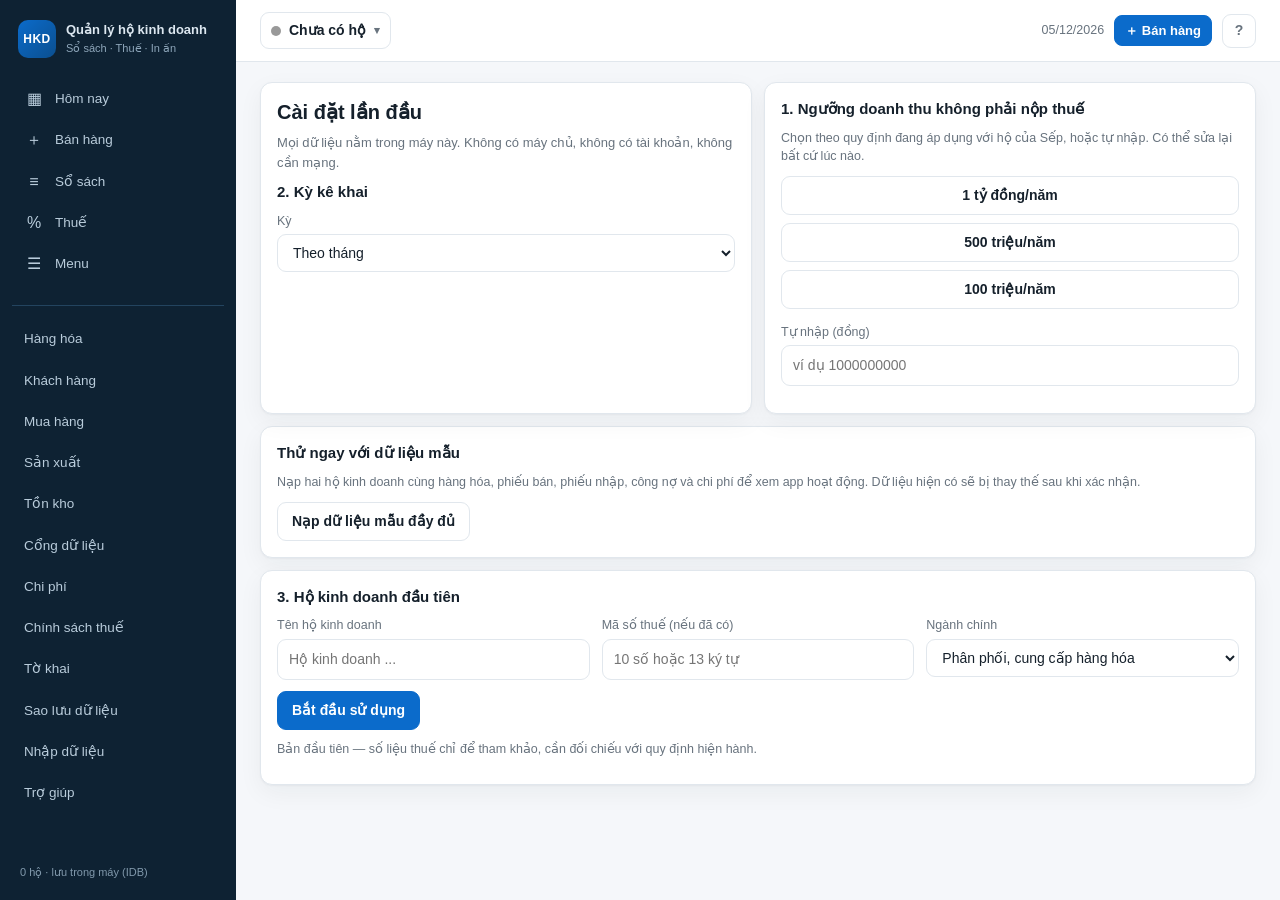
<file: index.html>
<!doctype html>
<html lang="vi">
<head>
<meta charset="utf-8">
<meta name="viewport" content="width=device-width, initial-scale=1">
<meta name="theme-color" content="#0b6bcb">
<title>Quản lý hộ kinh doanh</title>
<link rel="stylesheet" href="css/style.css">
</head>
<body>

<div class="shell">
  <aside class="side">
    <div class="brand">
      <span class="mark">HKD</span>
      <div><b>Quản lý hộ kinh doanh</b><small>Sổ sách · Thuế · In ấn</small></div>
    </div>

    <nav id="tabs" aria-label="Chức năng chính">
      <button class="tab on" data-route="home"><span>▦</span>Hôm nay</button>
      <button class="tab" data-route="sell"><span>＋</span>Bán hàng</button>
      <button class="tab" data-route="book"><span>≡</span>Sổ sách</button>
      <button class="tab" data-route="tax"><span>%</span>Thuế</button>
      <button class="tab" data-route="menu"><span>☰</span>Menu</button>
    </nav>

    <nav id="more" aria-label="Khác">
      <button data-act="route" data-route="products">Hàng hóa</button>
      <button data-act="route" data-route="customers">Khách hàng</button>
      <button data-act="route" data-route="purchases">Mua hàng</button>
      <button data-act="route" data-route="production">Sản xuất</button>
      <button data-act="route" data-route="stock">Tồn kho</button>
      <button data-act="route" data-route="data">Cổng dữ liệu</button>
      <button data-act="route" data-route="expenses">Chi phí</button>
      <button data-act="route" data-route="policy">Chính sách thuế</button>
      <button data-act="route" data-route="declaration">Tờ khai</button>
      <button data-act="backup">Sao lưu dữ liệu</button>
      <button data-act="restore">Nhập dữ liệu</button>
      <button data-act="help">Trợ giúp</button>
    </nav>

    <div class="side-foot" id="sideFoot">Dữ liệu lưu trong máy này</div>
  </aside>

  <div class="main">
    <header id="top">
      <button class="hh" data-act="switchHH">
        <span class="dot" id="hhDot"></span>
        <span id="hhName">Chưa có hộ</span>
        <span class="car">▾</span>
      </button>
      <div class="sp"></div>
      <span class="today" id="today"></span>
      <button class="btn primary sm" data-act="route" data-route="sell">＋ Bán hàng</button>
      <button class="icon" data-act="help" aria-label="Trợ giúp">?</button>
    </header>

    <main id="app"></main>
  </div>
</div>

<div id="sheet"><div id="sheetBox"></div></div>
<div id="print"></div>
<div id="toast"></div>

<script src="js/core.js"></script>
<script src="js/views.js"></script>
<script src="js/actions.js"></script>
</body>
</html>
</file>
<file: css/style.css>
/* Quản lý hộ kinh doanh — bố cục ưu tiên máy tính, có dự phòng trên điện thoại. */

:root{
  --bg:#f5f7fa; --card:#fff; --line:#e1e7ed; --text:#15202b; --muted:#68737e;
  --main:#0b6bcb; --main-dark:#174a73; --main-soft:#e8f1fb;
  --ok:#1a8f4c; --warn:#a86400; --warn-soft:#fff5e5;
  --bad:#c0272d; --bad-soft:#fdeceb; --side:236px; --r:12px;
  --shadow:0 1px 2px rgba(16,32,48,.04),0 8px 24px rgba(16,32,48,.05);
}
*{box-sizing:border-box;-webkit-tap-highlight-color:transparent}
html,body{height:100%;margin:0}
body{background:var(--bg);color:var(--text);
  font:14px/1.5 -apple-system,BlinkMacSystemFont,"Segoe UI",Roboto,"Helvetica Neue",Arial,sans-serif;
  -webkit-font-smoothing:antialiased;-moz-osx-font-smoothing:grayscale}
h1,h2,h3{margin:0 0 8px;font-weight:650;line-height:1.3}
h2{font-size:20px}
h3{font-size:15px}
p{margin:0 0 10px}
a{color:var(--main)}
a:hover{text-decoration:underline}
:focus-visible{outline:2px solid var(--main);outline-offset:2px}
.muted{color:var(--muted);font-size:13px}
.small{font-size:12.5px}
.tiny{font-size:12px}
.right{text-align:right}
.center{text-align:center}
.row{display:flex;gap:10px;align-items:center}
.row.wrap{flex-wrap:wrap}
.sp{flex:1}
.pad{padding:0;max-width:1180px;margin:0 auto}
.grid2{display:grid;grid-template-columns:repeat(2,minmax(0,1fr));gap:12px}
.grid3{display:grid;grid-template-columns:repeat(3,minmax(0,1fr));gap:12px}

/* khung máy tính */
.shell{display:flex;height:100vh;overflow:hidden}
.side{width:var(--side);flex:none;display:flex;flex-direction:column;gap:6px;
  padding:18px 12px;background:#0e2233;color:#dce7f0;overflow:auto}
.side::-webkit-scrollbar{width:6px}
.side::-webkit-scrollbar-thumb{background:#2b4a63;border-radius:99px}
.brand{display:flex;align-items:center;gap:10px;padding:2px 6px 16px}
.brand .mark{display:grid;place-items:center;width:38px;height:38px;flex:none;border-radius:10px;
  background:linear-gradient(135deg,var(--main),#0b4f8f);color:#fff;font-weight:700;font-size:12px;letter-spacing:.5px}
.brand b{display:block;font-size:13px;line-height:1.25}
.brand small{display:block;color:#8ea6ba;font-size:11px;margin-top:2px}
nav#tabs,nav#more{display:flex;flex-direction:column;gap:3px}
nav#more{margin-top:16px;padding-top:14px;border-top:1px solid #23445f}
.tab,nav#more button{display:flex;align-items:center;gap:11px;width:100%;text-align:left;
  padding:9px 12px;border:0;border-radius:9px;background:transparent;color:#b9ccdb;
  font:inherit;font-size:13.5px;cursor:pointer;white-space:nowrap;
  transition:background .12s,color .12s}
.tab span{width:20px;text-align:center;font-size:16px;line-height:1}
.tab:hover,nav#more button:hover{background:#17354c;color:#fff}
.tab:active,nav#more button:active{background:#1f405a}
.tab.on{background:var(--main-dark);color:#fff;font-weight:650}
.side-foot{margin-top:auto;padding:10px 8px 2px;color:#8199ac;font-size:11px;line-height:1.4}
.main{flex:1;min-width:0;display:flex;flex-direction:column}
header#top{height:62px;flex:none;display:flex;align-items:center;gap:10px;padding:0 24px;
  background:#fff;border-bottom:1px solid var(--line)}
header#top .today{color:var(--muted);font-size:12.5px}
.hh{display:flex;align-items:center;gap:8px;max-width:340px;padding:7px 10px;border:1px solid var(--line);
  border-radius:9px;background:#fff;color:var(--text);font:inherit;font-weight:600;cursor:pointer}
.hh:hover{border-color:#b9c6d2}
.hh #hhName{overflow:hidden;text-overflow:ellipsis;white-space:nowrap}
.dot{width:10px;height:10px;border-radius:50%;background:#999;flex:none}
.car{color:var(--muted);font-size:11px}
.icon{width:34px;height:34px;flex:none;border-radius:9px;border:1px solid var(--line);
  background:#fff;color:var(--muted);font:inherit;font-weight:700;cursor:pointer}
.icon:hover{border-color:#b9c6d2;color:var(--text)}
main#app{flex:1;overflow:auto;padding:20px 24px 48px;-webkit-overflow-scrolling:touch}

/* thẻ nội dung */
.card{background:var(--card);border:1px solid var(--line);border-radius:var(--r);padding:16px;margin-bottom:12px;
  box-shadow:var(--shadow)}
.card.warn{background:var(--warn-soft);border-color:#f0d9b0}
.card.ok{background:#eef8f1;border-color:#c9e6d3}
.card.bad{background:var(--bad-soft);border-color:#f3c9c7}
.card h3{margin-bottom:10px}
.kpi{display:grid;grid-template-columns:repeat(auto-fit,minmax(180px,1fr));gap:12px;margin:12px 0}
.kpi>div{background:#f8fafc;border:1px solid var(--line);border-radius:10px;padding:12px 14px;box-shadow:var(--shadow)}
.kpi .big{margin-top:4px;overflow-wrap:anywhere}
.big{font-size:24px;font-weight:700;letter-spacing:-.3px;font-variant-numeric:tabular-nums}
.bar{height:8px;border-radius:99px;background:#e9edf1;overflow:hidden;margin:8px 0 6px}
.bar>i{display:block;height:100%;background:var(--main);border-radius:99px}
.bar>i.warn{background:#e0952b}
.bar>i.bad{background:var(--bad)}

/* nút, ô nhập */
button{font:inherit;cursor:pointer;color:inherit}
button:disabled{opacity:.5;cursor:not-allowed}
.btn{display:inline-flex;align-items:center;justify-content:center;gap:6px;border-radius:9px;
  border:1px solid var(--line);background:#fff;color:var(--text);padding:9px 14px;font-weight:600;
  line-height:1.35;white-space:nowrap;transition:background .12s,border-color .12s,box-shadow .12s,transform .1s}
.btn:hover{border-color:#b9c6d2;background:#f8fafc}
.btn:active{transform:translateY(1px)}
.btn.primary{background:var(--main);border-color:var(--main);color:#fff}
.btn.primary:hover{background:#095cae;border-color:#095cae}
.btn.good{background:var(--ok);border-color:var(--ok);color:#fff}
.btn.good:hover{background:#147a41;border-color:#147a41}
.btn.danger{background:#fff;border-color:#f2c3c1;color:var(--bad)}
.btn.danger:hover{background:var(--bad-soft);border-color:#e6a9a7}
.btn.wide{width:100%}
.btn.sm{padding:6px 10px;font-size:13px;border-radius:8px}
.btn.ghost{background:transparent;border-color:transparent;color:var(--main);padding:5px 7px}
.btn.ghost:hover{background:var(--main-soft);border-color:transparent;color:var(--main)}
label.f{display:block;margin-bottom:11px}
label.f>span{display:block;font-size:12.5px;color:var(--muted);margin-bottom:4px}
input[type=text],input[type=number],input[type=date],input[type=month],input[type=search],select,textarea{
  width:100%;padding:9px 11px;border:1px solid var(--line);border-radius:9px;background:#fff;font:inherit;color:var(--text)}
input:focus,select:focus,textarea:focus{outline:2px solid var(--main-soft);border-color:var(--main)}
input:disabled,select:disabled,textarea:disabled{background:#f1f4f7;color:var(--muted)}
input[type=checkbox]{width:18px;height:18px;accent-color:var(--main);flex:none}

/* bảng và danh sách */
.tbl{width:100%;border-collapse:collapse;font-size:13px}
.tbl th,.tbl td{padding:8px 10px;border-bottom:1px solid var(--line);text-align:left;vertical-align:middle}
.tbl th{background:#f3f6f9;color:var(--muted);font-weight:600;white-space:nowrap;
  position:sticky;top:0;z-index:1;box-shadow:0 1px 0 var(--line)}
.tbl tr:last-child td{border-bottom:0}
.tbl tr:nth-child(even) td{background:#fbfcfd}
.tbl tr:hover td{background:#f8fafc}
.tbl .r{text-align:right}
.tbl .num{font-variant-numeric:tabular-nums;white-space:nowrap}
.tbl .act{white-space:nowrap;text-align:right}
.tbl .act .btn.sm{padding:5px 8px}
.tablewrap{overflow:auto;border:1px solid var(--line);border-radius:var(--r);background:#fff;margin-bottom:12px;
  -webkit-overflow-scrolling:touch}
.tablewrap .tbl{border-collapse:separate;border-spacing:0}
.list{background:#fff;border:1px solid var(--line);border-radius:var(--r);overflow:hidden;margin-bottom:12px}
.li{display:flex;gap:12px;align-items:center;width:100%;min-height:56px;padding:12px 14px;border:0;
  border-bottom:1px solid var(--line);border-radius:0;background:#fff;color:var(--text);
  font:inherit;text-align:left;cursor:pointer;transition:background .12s}
.li:hover{background:#f6f9fc}
.li:active{background:var(--main-soft)}
.li:last-child{border-bottom:0}
.li .main{flex:1;min-width:0}
.li .name{font-weight:650;overflow:hidden;text-overflow:ellipsis;white-space:nowrap}
.li .sub{color:var(--muted);font-size:12.5px;margin-top:2px;overflow:hidden;text-overflow:ellipsis;white-space:nowrap}
.li .car{display:grid;place-items:center;width:26px;height:26px;flex:none;border-radius:50%;
  background:#f1f4f7;color:var(--muted);font-size:16px;line-height:1;
  transition:background .12s,color .12s,transform .12s}
.li:hover .car{background:var(--main-soft);color:var(--main);transform:translateX(2px)}
.li.sel{background:var(--main-soft)}
.list-card>h3:first-child,.book-list>.row:first-child{padding-bottom:10px;margin-bottom:4px;
  border-bottom:1px solid var(--line)}
@media (min-width:1000px){
  .book-list{display:grid;grid-template-columns:repeat(2,minmax(0,1fr));column-gap:24px}
  .book-list>.row{grid-column:1/-1}
  .book-list>.li{padding:14px 4px}
}
.empty{padding:26px;text-align:center;color:var(--muted)}
.search{display:flex;gap:8px;margin-bottom:10px;max-width:480px}

/* bán hàng */
.sell-layout{display:grid;grid-template-columns:minmax(0,1fr) 340px;gap:16px;align-items:start}
.cart-panel{position:sticky;top:0}
.pgrid{display:grid;grid-template-columns:repeat(auto-fill,minmax(172px,1fr));gap:9px}
.pbtn{display:block;width:100%;background:#fff;border:1px solid var(--line);border-radius:10px;padding:12px;
  text-align:left;font:inherit;color:inherit;transition:border-color .12s,box-shadow .12s,transform .1s}
.pbtn:hover{border-color:var(--main);box-shadow:0 2px 8px rgba(11,107,203,.08)}
.pbtn:active{transform:translateY(1px);box-shadow:none}
.pbtn .pn{font-weight:600;font-size:13.5px;line-height:1.3;margin-bottom:4px}
.pbtn .pp{color:var(--main);font-weight:650}
.cartrow{display:flex;align-items:center;gap:8px;padding:9px 0;border-bottom:1px solid var(--line)}
.cartrow:last-child{border-bottom:0}
.cartrow .cn{flex:1;min-width:0}
.qty{display:flex;align-items:center;gap:5px}
.qty button{width:28px;height:28px;border-radius:7px;border:1px solid var(--line);background:#fff;font-weight:700}
.qty button:hover{border-color:var(--main);color:var(--main)}
.qty b{min-width:20px;text-align:center}
.paybar{position:sticky;bottom:0;margin-top:12px;background:#fff;border:1px solid var(--line);
  border-radius:10px;padding:10px 12px;display:flex;gap:10px;align-items:center;
  box-shadow:0 -4px 16px rgba(16,32,48,.07)}

/* cửa sổ nhập liệu */
#sheet{position:fixed;inset:0;z-index:60;background:rgba(12,18,25,.45);display:none;
  align-items:center;justify-content:center;backdrop-filter:blur(2px)}
#sheet.on{display:flex}
#sheetBox{width:min(620px,calc(100vw - 32px));max-height:86vh;overflow:auto;background:#fff;
  border-radius:14px;padding:22px;box-shadow:0 18px 60px rgba(8,20,32,.25);-webkit-overflow-scrolling:touch}
#sheetBox h2{margin-bottom:14px}
.grab{display:none}

#toast{position:fixed;top:74px;right:24px;z-index:80;background:#15202b;color:#fff;
  padding:10px 16px;border-radius:10px;font-size:13px;opacity:0;pointer-events:none;
  transition:opacity .2s;max-width:min(420px,90vw)}
#toast.on{opacity:.97}

/* bảng điều khiển và dữ liệu mở rộng */
.alertline{margin-top:4px}
.tblwrap{overflow:auto;border:1px solid var(--line);border-radius:var(--r);background:#fff;
  -webkit-overflow-scrolling:touch}
.tbl .low{color:var(--warn);font-weight:700}
.tbl .warn{color:var(--warn);font-weight:600}
.spark{display:grid;grid-template-columns:repeat(6,minmax(24px,1fr));gap:8px;height:112px;
  align-items:end;padding-top:6px}
.spark>div{height:100%;display:flex;flex-direction:column;justify-content:flex-end;align-items:center;gap:4px}
.spark i{display:block;width:min(70%,36px);background:var(--main);border-radius:4px 4px 0 0}
.spark small{color:var(--muted);font-size:11px;white-space:nowrap}
.bridgeout:empty{display:none}
.bridgeout pre{max-height:220px;overflow:auto;font:12px/1.55 ui-monospace,SFMono-Regular,Menlo,Consolas,monospace;
  background:#f8fafc;border:1px solid var(--line);border-radius:9px;padding:10px;white-space:pre-wrap;word-break:break-word}
.bridgeout pre.ok{color:var(--ok)}
.bridgeout pre.warn{color:var(--bad)}
pre.code{background:#f8fafc;border:1px solid var(--line);border-radius:9px;padding:10px;overflow:auto;
  font:12px/1.55 ui-monospace,SFMono-Regular,Menlo,Consolas,monospace;white-space:pre-wrap}

/* in ấn */
#print{display:none}
@media print{
  .side,header#top,main#app,#sheet,#toast,.paybar{display:none!important}
  #print{display:block!important}
  body{background:#fff;padding:0}
  @page{size:A4;margin:14mm}
  .pdoc table tr,.pdoc .sign{break-inside:avoid}
  .pdoc h2,.pdoc h3{break-after:avoid}
}
.pdoc{font-size:13px;color:#000}
.pdoc h2{text-align:center;font-size:17px;margin:0 0 2px}
.pdoc .sub{text-align:center;margin-bottom:10px}
.pdoc table{width:100%;border-collapse:collapse;margin:8px 0}
.pdoc th,.pdoc td{border:1px solid #444;padding:5px 6px;font-size:12px;text-align:left;vertical-align:top}
.pdoc th{background:#eee}
.pdoc .r{text-align:right}
.pdoc .sign{display:flex;justify-content:space-between;margin-top:26px;font-size:12px}
.pdoc .sign div{text-align:center;width:45%}

/* màn hình rộng: thêm chút không gian */
@media (min-width:1400px){
  :root{--side:252px}
  .pad{max-width:1320px}
}

/* điện thoại: thanh dưới, nội dung một cột */
@media (max-width:900px){
  body{font-size:15px}
  .shell{display:block;height:auto;overflow:visible}
  .side{width:auto;padding:0;background:none;color:inherit;display:block;overflow:visible}
  .brand,nav#more,.side-foot{display:none}
  nav#tabs{position:fixed;left:0;right:0;bottom:0;z-index:40;flex-direction:row;gap:0;
    background:#fff;border-top:1px solid var(--line);padding-bottom:env(safe-area-inset-bottom)}
  .tab{flex:1;flex-direction:column;gap:2px;justify-content:center;padding:7px 2px;
    border-radius:0;color:var(--muted);font-size:11px;text-align:center}
  .tab span{font-size:17px}
  .tab.on{background:transparent;color:var(--main)}
  .main{display:block}
  header#top{position:sticky;top:0;z-index:30;height:auto;padding:8px 12px}
  header#top .today,header#top .btn.primary{display:none}
  .hh{max-width:70%;border:0;background:transparent;padding:5px 2px}
  main#app{overflow:visible;padding:12px 12px 84px}
  .pad{max-width:none}
  .card{padding:14px}
  .kpi{grid-template-columns:repeat(2,minmax(0,1fr));gap:8px}
  .kpi>div{padding:10px}
  .big{font-size:20px}
  .grid2,.grid3,.sell-layout{grid-template-columns:1fr}
  .row.wrap{gap:8px}
  .btn{padding:10px 12px}
  .btn.sm{padding:8px 10px}
  .li{padding:12px}
  .tbl{font-size:12px}
  .tbl th,.tbl td{padding:7px 8px}
  .cart-panel{position:static}
  .pgrid{grid-template-columns:repeat(auto-fill,minmax(140px,1fr))}
  .paybar{position:fixed;left:0;right:0;bottom:calc(env(safe-area-inset-bottom) + 58px);
    z-index:25;margin:0;border-radius:0;border-width:1px 0 0}
  #sheetBox{width:100%;max-height:90vh;border-radius:16px 16px 0 0;
    padding:16px 16px calc(env(safe-area-inset-bottom) + 16px)}
  #toast{top:auto;bottom:calc(env(safe-area-inset-bottom) + 128px);right:50%;transform:translateX(50%)}
}
@media (max-width:420px){
  .kpi{grid-template-columns:1fr}
  .big{font-size:22px}
}
@media (prefers-reduced-motion:reduce){
  *{transition:none!important}
}
</file>
